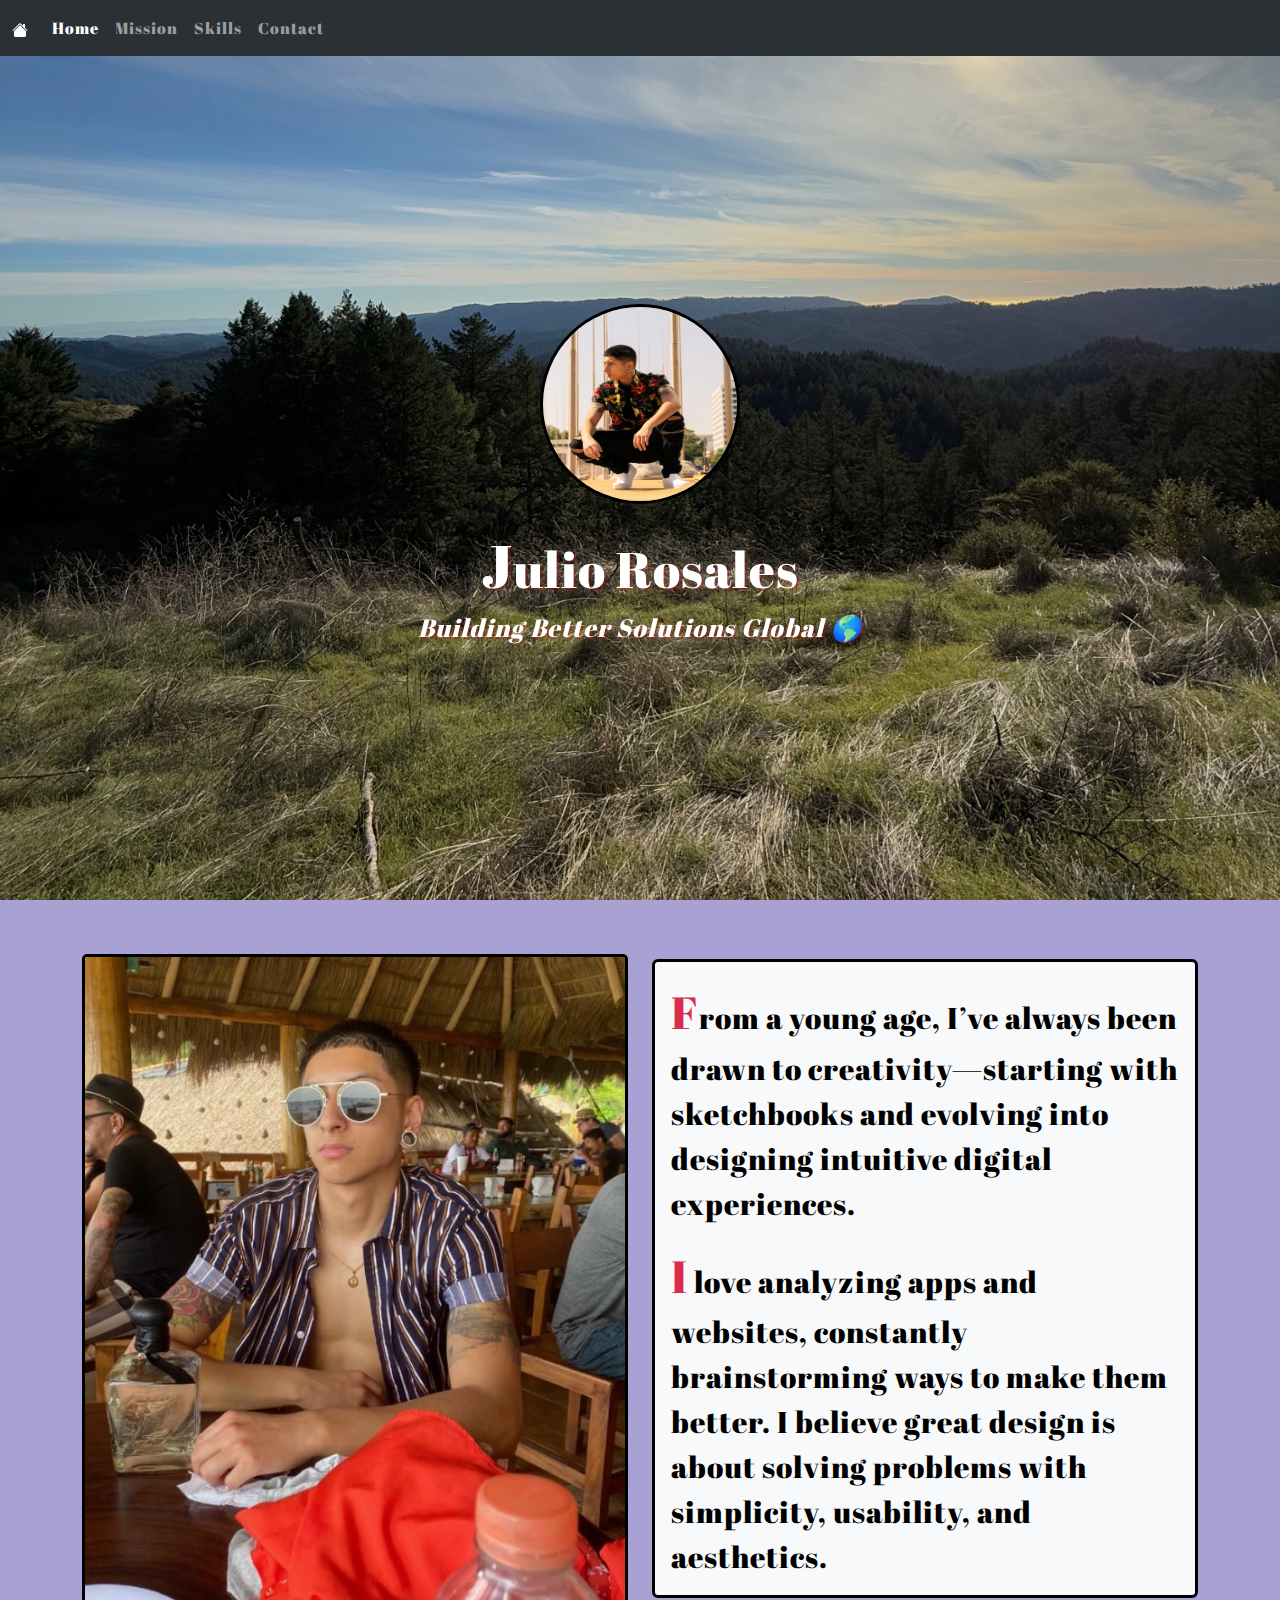
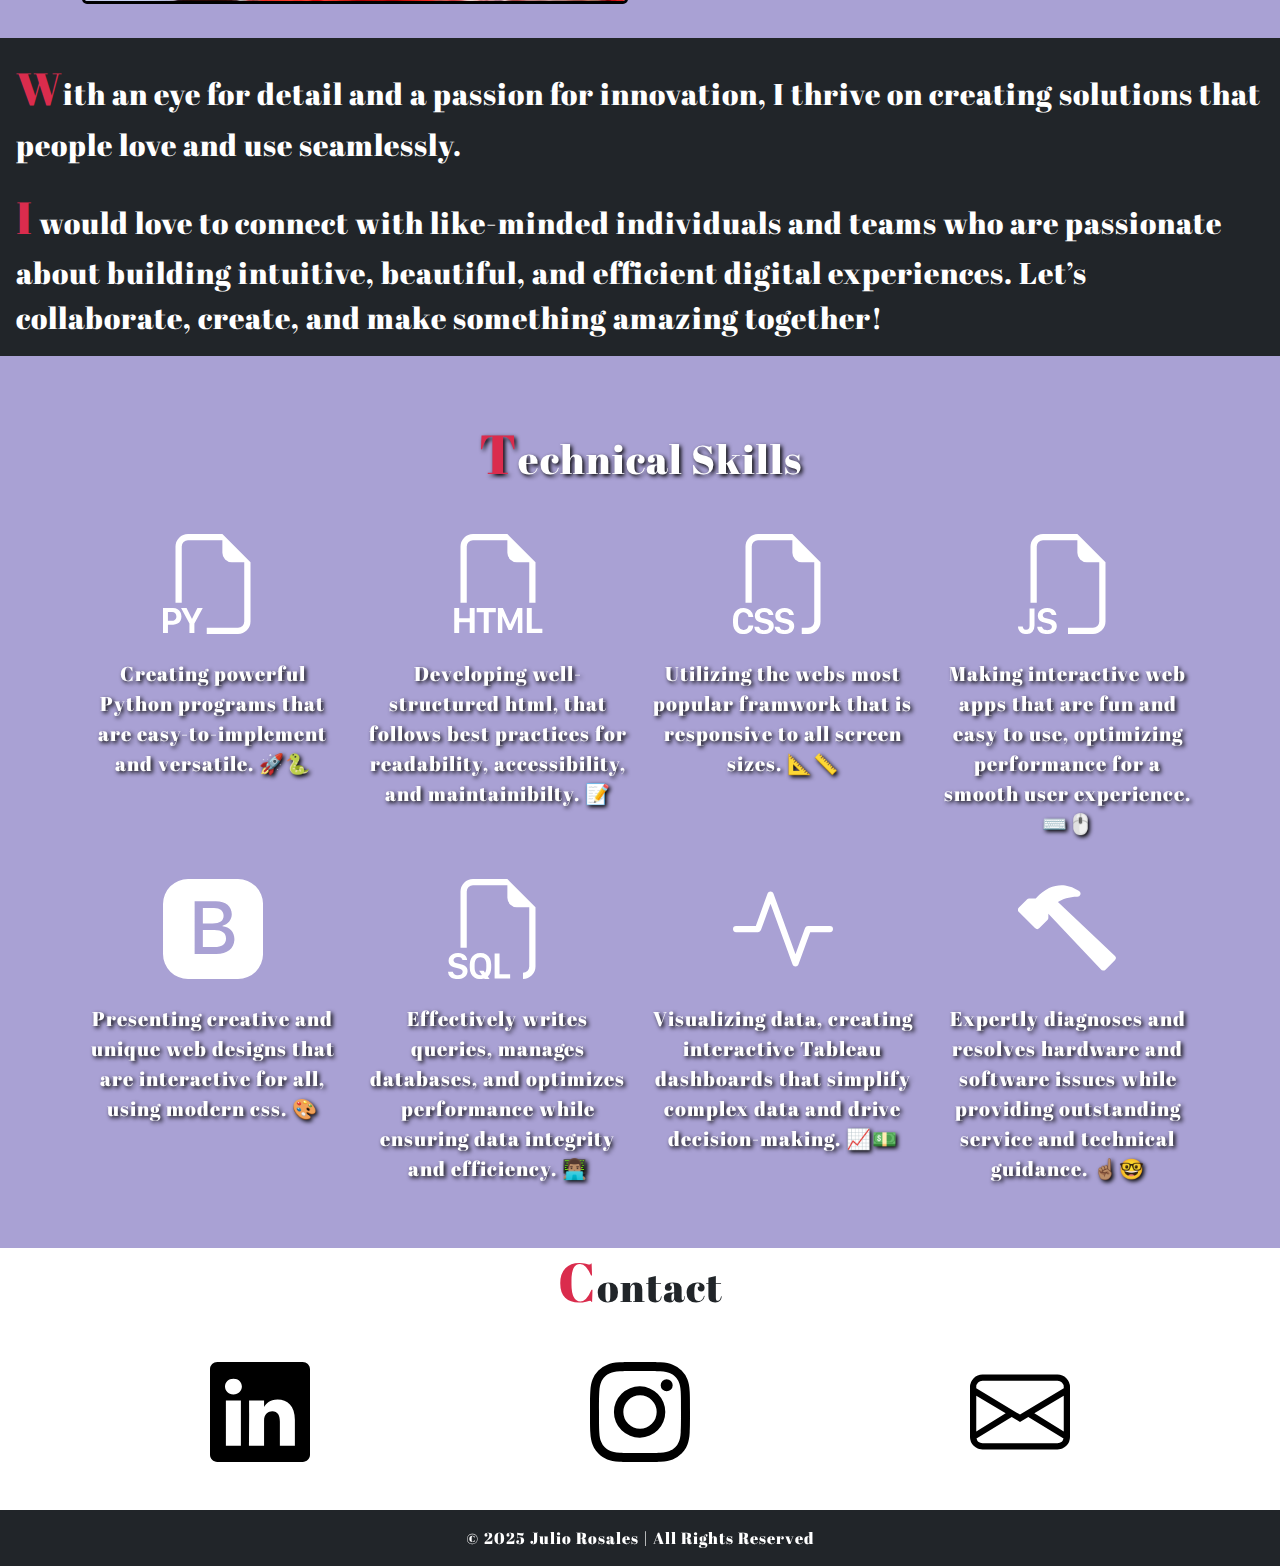
<file: index.html>
<!DOCTYPE html>
<html>
  <head>
    <meta charset="utf-8" />
    <meta name="viewport" content="width=device-width" />
    <meta name="milestone" content="Portfolio" />
    <title>J Ro Professional</title>
    <link rel="preconnect" href="https://fonts.googleapis.com" />
    <link rel="preconnect" href="https://fonts.gstatic.com" crossorigin />
    <link
      href="https://fonts.googleapis.com/css2?family=Abril+Fatface&family=Fjalla+One&display=swap"
      rel="stylesheet"
    />
    <link
      href="https://cdn.jsdelivr.net/npm/bootstrap@5.3.3/dist/css/bootstrap.min.css"
      rel="stylesheet"
      integrity="sha384-QWTKZyjpPEjISv5WaRU9OFeRpok6YctnYmDr5pNlyT2bRjXh0JMhjY6hW+ALEwIH"
      crossorigin="anonymous"
    />
    <link
      rel="stylesheet"
      href="https://cdn.jsdelivr.net/npm/bootstrap-icons@1.11.3/font/bootstrap-icons.min.css"
    />
    <link href="style.css" rel="stylesheet" type="text/css" />
  </head>

  <body>
    <!-- TODO: Paste Navbar code and customize links -->
    <div class="containe-fluid">
      <nav
        class="navbar navbar-expand-lg bg-body-tertiary sticky-top"
        data-bs-theme="dark"
      >
        <div class="container-fluid">
          <a class="navbar-brand" href="index.html"
            ><svg
              xmlns="http://www.w3.org/2000/svg"
              width="16"
              height="16"
              fill="currentColor"
              class="bi bi-house-fill"
              viewBox="0 0 16 16"
            >
              <path
                d="M8.707 1.5a1 1 0 0 0-1.414 0L.646 8.146a.5.5 0 0 0 .708.708L8 2.207l6.646 6.647a.5.5 0 0 0 .708-.708L13 5.793V2.5a.5.5 0 0 0-.5-.5h-1a.5.5 0 0 0-.5.5v1.293z"
              />
              <path
                d="m8 3.293 6 6V13.5a1.5 1.5 0 0 1-1.5 1.5h-9A1.5 1.5 0 0 1 2 13.5V9.293z"
              /></svg
          ></a>
          <button
            class="navbar-toggler"
            type="button"
            data-bs-toggle="collapse"
            data-bs-target="#navbarNavAltMarkup"
            aria-controls="navbarNavAltMarkup"
            aria-expanded="false"
            aria-label="Toggle navigation"
          >
            <span class="navbar-toggler-icon"></span>
          </button>
          <div class="collapse navbar-collapse" id="navbarNavAltMarkup">
            <div class="navbar-nav">
              <a class="nav-link active" aria-current="page" href="#">Home</a>
              <a class="nav-link" href="#mission-section">Mission</a>
              <a class="nav-link" href="#skills">Skills</a>
              <a class="nav-link" href="#contact-section">Contact</a>
            </div>
          </div>
        </div>
      </nav>

      <!-- Hero section -->
      <section id="hero-section">
        <div class="bground">
          <img src="hero.jpeg" alt="Photo of me" />
        </div>
        <div class="hero-round">
          <img src="pic-of-me.jpeg" alt="Photo of me" />
        </div>
        <div class="name">
          <h1>Julio Rosales</h1>
        </div>
        <div class="quote">
          <p>Building Better Solutions Global 🌎</p>
        </div>
      </section>

      <br />

      <!-- Mission/Meet-me section -->
      <section id="mission-section">
        <div class="container-fluid container-lg mt-2 mb-4">
          <div class="hero">
            <div class="row">
              <div
                class="col-md-6 d-flex align-items-center justify-content-center"
              >
                <img
                  src="miss-photo.jpeg"
                  alt="A photo of me!"
                  class="img-fluid"
                />
              </div>

              <div
                class="col-md-6 d-flex align-items-center justify-content-center"
              >
                <div
                  class="card text-bg-light mb-3 mt-3"
                  style="max-width: 100%"
                >
                  <div class="card-body">
                    <p class="card-text">
                      From a young age, I’ve always been drawn to
                      creativity—starting with sketchbooks and evolving into
                      designing intuitive digital experiences.
                    </p>
                    <p class="card-text">
                      I love analyzing apps and websites, constantly
                      brainstorming ways to make them better. I believe great
                      design is about solving problems with simplicity,
                      usability, and aesthetics.
                    </p>
                  </div>
                </div>
              </div>
            </div>
          </div>
        </div>
        <div class="container-fluid p-0">
          <div class="row g-0">
            <div class="col-12">
              <div class="card text-bg-dark mb-3 border-0 rounded-0">
                <div class="card-body">
                  <p class="card-text">
                    With an eye for detail and a passion for innovation, I
                    thrive on creating solutions that people love and use
                    seamlessly.
                  </p>
                  <p class="card-text">
                    I would love to connect with like-minded individuals and
                    teams who are passionate about building intuitive,
                    beautiful, and efficient digital experiences. Let’s
                    collaborate, create, and make something amazing together!
                  </p>
                </div>
              </div>
            </div>
          </div>
        </div>
      </section>

      <section id="skills">
        <div class="container my-5">
          <!--part one, getting the images to fit on all screen sizes-->
          <h1 class="text-center my-5">Technical Skills</h1>
          <div class="row text-center g-4">
            <!--added the g-4 to put space between imgs, gutter -g -->

            <div class="col-12 col-sm-6 col-lg-3">
              <svg
                xmlns="http://www.w3.org/2000/svg"
                width="100"
                height="100"
                fill="white"
                class="bi bi-filetype-py"
                viewBox="0 0 16 16"
              >
                <path
                  fill-rule="evenodd"
                  d="M14 4.5V14a2 2 0 0 1-2 2H7v-1h5a1 1 0 0 0 1-1V4.5h-2A1.5 1.5 0 0 1 9.5 3V1H4a1 1 0 0 0-1 1v9H2V2a2 2 0 0 1 2-2h5.5zM0 11.85h1.6q.434 0 .732.179.302.175.46.477t.158.677-.16.677q-.158.299-.464.474a1.45 1.45 0 0 1-.732.173H.79v1.342H0zm2.06 1.714a.8.8 0 0 0 .085-.381q0-.34-.185-.521-.185-.182-.513-.182H.788v1.406h.66a.8.8 0 0 0 .374-.082.57.57 0 0 0 .238-.24m2.963.75v1.535H4.23v-1.52L2.89 11.85h.876l.853 1.696h.032l.856-1.696h.855z"
                />
              </svg>
              <p>
                Creating powerful Python programs that are easy-to-implement and
                versatile. 🚀🐍
              </p>
            </div>
            <div class="col-12 col-sm-6 col-lg-3">
              <svg
                xmlns="http://www.w3.org/2000/svg"
                width="100"
                height="100"
                fill="white"
                class="bi bi-filetype-html"
                viewBox="0 0 16 16"
              >
                <path
                  fill-rule="evenodd"
                  d="M14 4.5V11h-1V4.5h-2A1.5 1.5 0 0 1 9.5 3V1H4a1 1 0 0 0-1 1v9H2V2a2 2 0 0 1 2-2h5.5zm-9.736 7.35v3.999h-.791v-1.714H1.79v1.714H1V11.85h.791v1.626h1.682V11.85h.79Zm2.251.662v3.337h-.794v-3.337H4.588v-.662h3.064v.662zm2.176 3.337v-2.66h.038l.952 2.159h.516l.946-2.16h.038v2.661h.715V11.85h-.8l-1.14 2.596H9.93L8.79 11.85h-.805v3.999zm4.71-.674h1.696v.674H12.61V11.85h.79v3.325Z"
                />
              </svg>
              <p>
                Developing well-structured html, that follows best practices for
                readability, accessibility, and maintainibilty. 📝
              </p>
            </div>
            <div class="col-12 col-sm-6 col-lg-3">
              <svg
                xmlns="http://www.w3.org/2000/svg"
                width="100"
                height="100"
                fill="white"
                class="bi bi-filetype-css"
                viewBox="0 0 16 16"
              >
                <path
                  fill-rule="evenodd"
                  d="M14 4.5V14a2 2 0 0 1-2 2h-1v-1h1a1 1 0 0 0 1-1V4.5h-2A1.5 1.5 0 0 1 9.5 3V1H4a1 1 0 0 0-1 1v9H2V2a2 2 0 0 1 2-2h5.5zM3.397 14.841a1.13 1.13 0 0 0 .401.823q.195.162.478.252.284.091.665.091.507 0 .859-.158.354-.158.539-.44.187-.284.187-.656 0-.336-.134-.56a1 1 0 0 0-.375-.357 2 2 0 0 0-.566-.21l-.621-.144a1 1 0 0 1-.404-.176.37.37 0 0 1-.144-.299q0-.234.185-.384.188-.152.512-.152.214 0 .37.068a.6.6 0 0 1 .246.181.56.56 0 0 1 .12.258h.75a1.1 1.1 0 0 0-.2-.566 1.2 1.2 0 0 0-.5-.41 1.8 1.8 0 0 0-.78-.152q-.439 0-.776.15-.337.149-.527.421-.19.273-.19.639 0 .302.122.524.124.223.352.367.228.143.539.213l.618.144q.31.073.463.193a.39.39 0 0 1 .152.326.5.5 0 0 1-.085.29.56.56 0 0 1-.255.193q-.167.07-.413.07-.175 0-.32-.04a.8.8 0 0 1-.248-.115.58.58 0 0 1-.255-.384zM.806 13.693q0-.373.102-.633a.87.87 0 0 1 .302-.399.8.8 0 0 1 .475-.137q.225 0 .398.097a.7.7 0 0 1 .272.26.85.85 0 0 1 .12.381h.765v-.072a1.33 1.33 0 0 0-.466-.964 1.4 1.4 0 0 0-.489-.272 1.8 1.8 0 0 0-.606-.097q-.534 0-.911.223-.375.222-.572.632-.195.41-.196.979v.498q0 .568.193.976.197.407.572.626.375.217.914.217.439 0 .785-.164t.55-.454a1.27 1.27 0 0 0 .226-.674v-.076h-.764a.8.8 0 0 1-.118.363.7.7 0 0 1-.272.25.9.9 0 0 1-.401.087.85.85 0 0 1-.478-.132.83.83 0 0 1-.299-.392 1.7 1.7 0 0 1-.102-.627zM6.78 15.29a1.2 1.2 0 0 1-.111-.449h.764a.58.58 0 0 0 .255.384q.106.073.25.114.142.041.319.041.245 0 .413-.07a.56.56 0 0 0 .255-.193.5.5 0 0 0 .085-.29.39.39 0 0 0-.153-.326q-.152-.12-.463-.193l-.618-.143a1.7 1.7 0 0 1-.539-.214 1 1 0 0 1-.351-.367 1.1 1.1 0 0 1-.123-.524q0-.366.19-.639.19-.272.527-.422t.777-.149q.456 0 .779.152.326.153.5.41.18.255.2.566h-.75a.56.56 0 0 0-.12-.258.6.6 0 0 0-.246-.181.9.9 0 0 0-.37-.068q-.324 0-.512.152a.47.47 0 0 0-.184.384q0 .18.143.3a1 1 0 0 0 .404.175l.621.143q.326.075.566.211t.375.358.135.56q0 .37-.188.656a1.2 1.2 0 0 1-.539.439q-.351.158-.858.158-.381 0-.665-.09a1.4 1.4 0 0 1-.478-.252 1.1 1.1 0 0 1-.29-.375"
                />
              </svg>
              <p>
                Utilizing the webs most popular framwork that is responsive to
                all screen sizes. 📐📏
              </p>
            </div>
            <div class="col-12 col-sm-6 col-lg-3">
              <svg
                xmlns="http://www.w3.org/2000/svg"
                width="100"
                height="100"
                fill="white"
                class="bi bi-filetype-js"
                viewBox="0 0 16 16"
              >
                <path
                  fill-rule="evenodd"
                  d="M14 4.5V14a2 2 0 0 1-2 2H8v-1h4a1 1 0 0 0 1-1V4.5h-2A1.5 1.5 0 0 1 9.5 3V1H4a1 1 0 0 0-1 1v9H2V2a2 2 0 0 1 2-2h5.5zM3.186 15.29a1.2 1.2 0 0 1-.111-.449h.765a.58.58 0 0 0 .255.384q.105.073.249.114.143.041.319.041.246 0 .413-.07a.56.56 0 0 0 .255-.193.5.5 0 0 0 .085-.29.39.39 0 0 0-.153-.326q-.151-.12-.462-.193l-.619-.143a1.7 1.7 0 0 1-.539-.214 1 1 0 0 1-.351-.367 1.1 1.1 0 0 1-.123-.524q0-.366.19-.639.19-.272.528-.422.336-.15.776-.149.457 0 .78.152.324.153.5.41.18.255.2.566h-.75a.56.56 0 0 0-.12-.258.6.6 0 0 0-.247-.181.9.9 0 0 0-.369-.068q-.325 0-.513.152a.47.47 0 0 0-.184.384q0 .18.143.3a1 1 0 0 0 .405.175l.62.143q.327.075.566.211.24.136.375.358t.135.56q0 .37-.188.656a1.2 1.2 0 0 1-.539.439q-.351.158-.858.158-.381 0-.665-.09a1.4 1.4 0 0 1-.478-.252 1.1 1.1 0 0 1-.29-.375m-3.104-.033A1.3 1.3 0 0 1 0 14.791h.765a.6.6 0 0 0 .073.27.5.5 0 0 0 .454.246q.285 0 .422-.164.138-.165.138-.466v-2.745h.79v2.725q0 .66-.357 1.005-.354.345-.984.345a1.6 1.6 0 0 1-.569-.094 1.15 1.15 0 0 1-.407-.266 1.1 1.1 0 0 1-.243-.39"
                />
              </svg>
              <p>
                Making interactive web apps that are fun and easy to use,
                optimizing performance for a smooth user experience. ⌨️🖱️
              </p>
            </div>
            <div class="col-12 col-sm-6 col-lg-3">
              <svg
                xmlns="http://www.w3.org/2000/svg"
                width="100"
                height="100"
                fill="white"
                class="bi bi-bootstrap-fill"
                viewBox="0 0 16 16"
              >
                <path
                  d="M6.375 7.125V4.658h1.78c.973 0 1.542.457 1.542 1.237 0 .802-.604 1.23-1.764 1.23zm0 3.762h1.898c1.184 0 1.81-.48 1.81-1.377 0-.885-.65-1.348-1.886-1.348H6.375z"
                />
                <path
                  d="M4.002 0a4 4 0 0 0-4 4v8a4 4 0 0 0 4 4h8a4 4 0 0 0 4-4V4a4 4 0 0 0-4-4zm1.06 12V3.545h3.399c1.587 0 2.543.809 2.543 2.11 0 .884-.65 1.675-1.483 1.816v.1c1.143.117 1.904.931 1.904 2.033 0 1.488-1.084 2.396-2.888 2.396z"
                />
              </svg>
              <p>
                Presenting creative and unique web designs that are interactive
                for all, using modern css. 🎨
              </p>
            </div>
            <div class="col-12 col-sm-6 col-lg-3">
              <svg
                xmlns="http://www.w3.org/2000/svg"
                width="100"
                height="100"
                fill="white"
                class="bi bi-filetype-sql"
                viewBox="0 0 16 16"
              >
                <path
                  fill-rule="evenodd"
                  d="M14 4.5V14a2 2 0 0 1-2 2v-1a1 1 0 0 0 1-1V4.5h-2A1.5 1.5 0 0 1 9.5 3V1H4a1 1 0 0 0-1 1v9H2V2a2 2 0 0 1 2-2h5.5zM0 14.841a1.13 1.13 0 0 0 .401.823q.194.162.478.252c.284.09.411.091.665.091q.507 0 .858-.158.355-.159.54-.44a1.17 1.17 0 0 0 .187-.656q0-.336-.135-.56a1 1 0 0 0-.375-.357 2 2 0 0 0-.565-.21l-.621-.144a1 1 0 0 1-.405-.176.37.37 0 0 1-.143-.299q0-.234.184-.384.187-.152.513-.152.214 0 .37.068a.6.6 0 0 1 .245.181.56.56 0 0 1 .12.258h.75a1.1 1.1 0 0 0-.199-.566 1.2 1.2 0 0 0-.5-.41 1.8 1.8 0 0 0-.78-.152q-.44 0-.776.15-.337.149-.528.421-.19.273-.19.639 0 .302.123.524t.351.367q.229.143.54.213l.618.144q.31.073.462.193a.39.39 0 0 1 .153.325q0 .165-.085.29A.56.56 0 0 1 2 15.31q-.167.07-.413.07-.176 0-.32-.04a.8.8 0 0 1-.248-.115.58.58 0 0 1-.255-.384zm6.878 1.489-.507-.739q.264-.243.401-.6.138-.358.138-.806v-.501q0-.556-.208-.967a1.5 1.5 0 0 0-.589-.636q-.383-.225-.917-.225-.527 0-.914.225-.384.223-.592.636a2.14 2.14 0 0 0-.205.967v.5q0 .554.205.965.208.41.592.636a1.8 1.8 0 0 0 .914.222 1.8 1.8 0 0 0 .6-.1l.294.422h.788ZM4.262 14.2v-.522q0-.369.114-.63a.9.9 0 0 1 .325-.398.9.9 0 0 1 .495-.138q.288 0 .495.138a.9.9 0 0 1 .325.398q.115.261.115.63v.522q0 .246-.053.445-.053.196-.155.34l-.106-.14-.105-.147h-.733l.451.65a.6.6 0 0 1-.251.047.87.87 0 0 1-.487-.147.9.9 0 0 1-.32-.404 1.7 1.7 0 0 1-.11-.644m3.986 1.057h1.696v.674H7.457v-3.999h.79z"
                />
              </svg>
              <p>
                Effectively writes queries, manages databases, and optimizes
                performance while ensuring data integrity and efficiency. 👨🏽‍💻
              </p>
            </div>
            <div class="col-12 col-sm-6 col-lg-3">
              <svg
                xmlns="http://www.w3.org/2000/svg"
                width="100"
                height="100"
                fill="white"
                class="bi bi-activity"
                viewBox="0 0 16 16"
              >
                <path
                  fill-rule="evenodd"
                  d="M6 2a.5.5 0 0 1 .47.33L10 12.036l1.53-4.208A.5.5 0 0 1 12 7.5h3.5a.5.5 0 0 1 0 1h-3.15l-1.88 5.17a.5.5 0 0 1-.94 0L6 3.964 4.47 8.171A.5.5 0 0 1 4 8.5H.5a.5.5 0 0 1 0-1h3.15l1.88-5.17A.5.5 0 0 1 6 2"
                />
              </svg>
              <p>
                Visualizing data, creating interactive Tableau dashboards that
                simplify complex data and drive decision-making. 📈💵
              </p>
            </div>
            <div class="col-12 col-sm-6 col-lg-3">
              <svg
                xmlns="http://www.w3.org/2000/svg"
                width="100"
                height="100"
                fill="white"
                class="bi bi-hammer"
                viewBox="0 0 16 16"
              >
                <path
                  d="M9.972 2.508a.5.5 0 0 0-.16-.556l-.178-.129a5 5 0 0 0-2.076-.783C6.215.862 4.504 1.229 2.84 3.133H1.786a.5.5 0 0 0-.354.147L.146 4.567a.5.5 0 0 0 0 .706l2.571 2.579a.5.5 0 0 0 .708 0l1.286-1.29a.5.5 0 0 0 .146-.353V5.57l8.387 8.873A.5.5 0 0 0 14 14.5l1.5-1.5a.5.5 0 0 0 .017-.689l-9.129-8.63c.747-.456 1.772-.839 3.112-.839a.5.5 0 0 0 .472-.334"
                />
              </svg>
              <p>
                Expertly diagnoses and resolves hardware and software issues
                while providing outstanding service and technical guidance. ☝🏽🤓
              </p>
            </div>
          </div>
        </div>
      </section>

      <!-- Contact Section -->
      <section id="contact-section">
        <div class="container mt-5">
          <h1 class="text-center my-5">Contact</h1>
          <div class="contact_icons">
            <div class="row justify-content-center text-center g-4">
              <!--added the g-4 to put space between imgs, gutter -g -->
              <div class="col-12 col-md-4">
                <svg
                  xmlns="http://www.w3.org/2000/svg"
                  width="100"
                  height="100"
                  fill="black"
                  class="bi bi-linkedin mb-5"
                  viewBox="0 0 16 16"
                >
                  <path
                    d="M0 1.146C0 .513.526 0 1.175 0h13.65C15.474 0 16 .513 16 1.146v13.708c0 .633-.526 1.146-1.175 1.146H1.175C.526 16 0 15.487 0 14.854zm4.943 12.248V6.169H2.542v7.225zm-1.2-8.212c.837 0 1.358-.554 1.358-1.248-.015-.709-.52-1.248-1.342-1.248S2.4 3.226 2.4 3.934c0 .694.521 1.248 1.327 1.248zm4.908 8.212V9.359c0-.216.016-.432.08-.586.173-.431.568-.878 1.232-.878.869 0 1.216.662 1.216 1.634v3.865h2.401V9.25c0-2.22-1.184-3.252-2.764-3.252-1.274 0-1.845.7-2.165 1.193v.025h-.016l.016-.025V6.169h-2.4c.03.678 0 7.225 0 7.225z"
                  />
                </svg>
              </div>
              <div class="col-12 col-md-4">
                <svg
                  xmlns="http://www.w3.org/2000/svg"
                  width="100"
                  height="100"
                  fill="black"
                  class="bi bi-instagram mb-5"
                  viewBox="0 0 16 16"
                >
                  <path
                    d="M8 0C5.829 0 5.556.01 4.703.048 3.85.088 3.269.222 2.76.42a3.9 3.9 0 0 0-1.417.923A3.9 3.9 0 0 0 .42 2.76C.222 3.268.087 3.85.048 4.7.01 5.555 0 5.827 0 8.001c0 2.172.01 2.444.048 3.297.04.852.174 1.433.372 1.942.205.526.478.972.923 1.417.444.445.89.719 1.416.923.51.198 1.09.333 1.942.372C5.555 15.99 5.827 16 8 16s2.444-.01 3.298-.048c.851-.04 1.434-.174 1.943-.372a3.9 3.9 0 0 0 1.416-.923c.445-.445.718-.891.923-1.417.197-.509.332-1.09.372-1.942C15.99 10.445 16 10.173 16 8s-.01-2.445-.048-3.299c-.04-.851-.175-1.433-.372-1.941a3.9 3.9 0 0 0-.923-1.417A3.9 3.9 0 0 0 13.24.42c-.51-.198-1.092-.333-1.943-.372C10.443.01 10.172 0 7.998 0zm-.717 1.442h.718c2.136 0 2.389.007 3.232.046.78.035 1.204.166 1.486.275.373.145.64.319.92.599s.453.546.598.92c.11.281.24.705.275 1.485.039.843.047 1.096.047 3.231s-.008 2.389-.047 3.232c-.035.78-.166 1.203-.275 1.485a2.5 2.5 0 0 1-.599.919c-.28.28-.546.453-.92.598-.28.11-.704.24-1.485.276-.843.038-1.096.047-3.232.047s-2.39-.009-3.233-.047c-.78-.036-1.203-.166-1.485-.276a2.5 2.5 0 0 1-.92-.598 2.5 2.5 0 0 1-.6-.92c-.109-.281-.24-.705-.275-1.485-.038-.843-.046-1.096-.046-3.233s.008-2.388.046-3.231c.036-.78.166-1.204.276-1.486.145-.373.319-.64.599-.92s.546-.453.92-.598c.282-.11.705-.24 1.485-.276.738-.034 1.024-.044 2.515-.045zm4.988 1.328a.96.96 0 1 0 0 1.92.96.96 0 0 0 0-1.92m-4.27 1.122a4.109 4.109 0 1 0 0 8.217 4.109 4.109 0 0 0 0-8.217m0 1.441a2.667 2.667 0 1 1 0 5.334 2.667 2.667 0 0 1 0-5.334"
                  />
                </svg>
              </div>
              <div class="col-12 col-md-4">
                <svg
                  xmlns="http://www.w3.org/2000/svg"
                  width="100"
                  height="100"
                  fill="black"
                  class="bi bi-envelope mb-5"
                  viewBox="0 0 16 16"
                >
                  <path
                    d="M0 4a2 2 0 0 1 2-2h12a2 2 0 0 1 2 2v8a2 2 0 0 1-2 2H2a2 2 0 0 1-2-2zm2-1a1 1 0 0 0-1 1v.217l7 4.2 7-4.2V4a1 1 0 0 0-1-1zm13 2.383-4.708 2.825L15 11.105zm-.034 6.876-5.64-3.471L8 9.583l-1.326-.795-5.64 3.47A1 1 0 0 0 2 13h12a1 1 0 0 0 .966-.741M1 11.105l4.708-2.897L1 5.383z"
                  />
                </svg>
              </div>
            </div>
          </div>
        </div>
      </section>

      <!-- Footer section -->
      <section id="footer-section">
        <footer class="bg-dark text-white text-center py-3">
          © 2025 Julio Rosales | All Rights Reserved
        </footer>
      </section>
    </div>

    <script
      src="https://cdn.jsdelivr.net/npm/bootstrap@5.3.3/dist/js/bootstrap.bundle.min.js"
      integrity="sha384-YvpcrYf0tY3lHB60NNkmXc5s9fDVZLESaAA55NDzOxhy9GkcIdslK1eN7N6jIeHz"
      crossorigin="anonymous"
    ></script>
  </body>
</html>
</file>
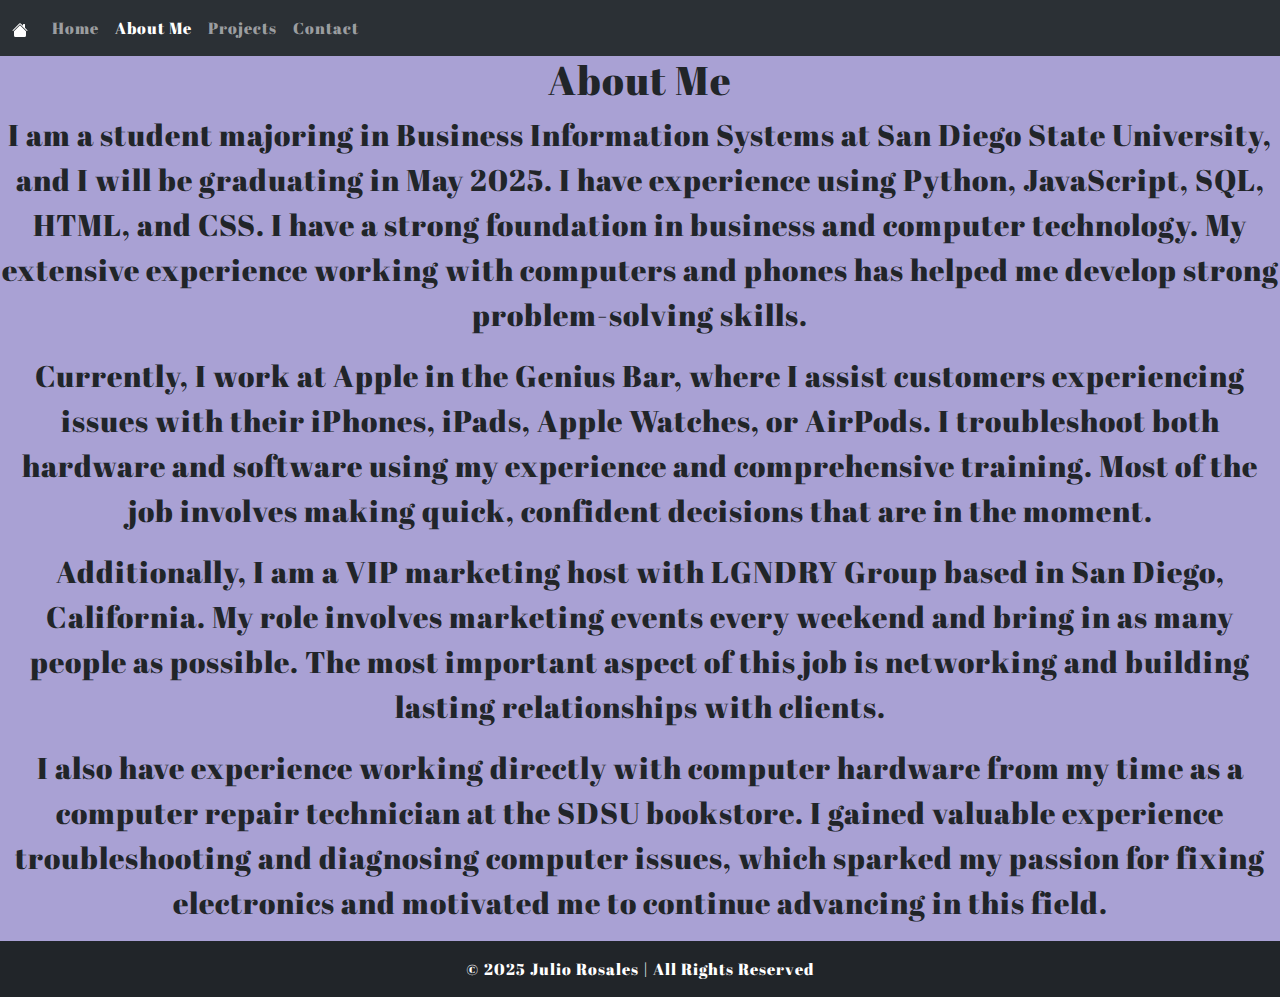
<file: about-me.html>
<!DOCTYPE html>
<html lang="en">
  <head>
    <meta charset="UTF-8" />
    <meta name="viewport" content="width=device-width, initial-scale=1.0" />
    <title>About Me</title>
    <link rel="preconnect" href="https://fonts.googleapis.com" />
    <link rel="preconnect" href="https://fonts.gstatic.com" crossorigin />
    <link
      href="https://fonts.googleapis.com/css2?family=Abril+Fatface&family=Fjalla+One&display=swap"
      rel="stylesheet"
    />
    <link
      href="https://cdn.jsdelivr.net/npm/bootstrap@5.3.3/dist/css/bootstrap.min.css"
      rel="stylesheet"
      integrity="sha384-QWTKZyjpPEjISv5WaRU9OFeRpok6YctnYmDr5pNlyT2bRjXh0JMhjY6hW+ALEwIH"
      crossorigin="anonymous"
    />
    <link
      rel="stylesheet"
      href="https://cdn.jsdelivr.net/npm/bootstrap-icons@1.11.3/font/bootstrap-icons.min.css"
    />
    <link href="style.css" rel="stylesheet" type="text/css" />
  </head>
  <body>
    <nav class="navbar navbar-expand-lg bg-body-tertiary" data-bs-theme="dark">
      <div class="container-fluid">
        <a class="navbar-brand" href="index.html"
          ><svg
            xmlns="http://www.w3.org/2000/svg"
            width="16"
            height="16"
            fill="currentColor"
            class="bi bi-house-fill"
            viewBox="0 0 16 16"
          >
            <path
              d="M8.707 1.5a1 1 0 0 0-1.414 0L.646 8.146a.5.5 0 0 0 .708.708L8 2.207l6.646 6.647a.5.5 0 0 0 .708-.708L13 5.793V2.5a.5.5 0 0 0-.5-.5h-1a.5.5 0 0 0-.5.5v1.293z"
            />
            <path
              d="m8 3.293 6 6V13.5a1.5 1.5 0 0 1-1.5 1.5h-9A1.5 1.5 0 0 1 2 13.5V9.293z"
            /></svg
        ></a>
        <button
          class="navbar-toggler"
          type="button"
          data-bs-toggle="collapse"
          data-bs-target="#navbarNavAltMarkup"
          aria-controls="navbarNavAltMarkup"
          aria-expanded="false"
          aria-label="Toggle navigation"
        >
          <span class="navbar-toggler-icon"></span>
        </button>
        <div class="collapse navbar-collapse" id="navbarNavAltMarkup">
          <div class="navbar-nav">
            <a class="nav-link" href="index.html">Home</a>
            <a class="nav-link active" aria-current="page" href="about-me.html"
              >About Me</a
            >
            <a class="nav-link" href="Projects.html">Projects</a>
            <a class="nav-link" href="#">Contact</a>
          </div>
        </div>
      </div>
    </nav>

    <h1>About Me</h1>
    <p>
      I am a student majoring in Business Information Systems at San Diego State
      University, and I will be graduating in May 2025. I have experience using
      Python, JavaScript, SQL, HTML, and CSS. I have a strong foundation in
      business and computer technology. My extensive experience working with
      computers and phones has helped me develop strong problem-solving skills.
    </p>
    <p>
      Currently, I work at Apple in the Genius Bar, where I assist customers
      experiencing issues with their iPhones, iPads, Apple Watches, or AirPods.
      I troubleshoot both hardware and software using my experience and
      comprehensive training. Most of the job involves making quick, confident
      decisions that are in the moment.
    </p>
    <p>
      Additionally, I am a VIP marketing host with LGNDRY Group based in San
      Diego, California. My role involves marketing events every weekend and
      bring in as many people as possible. The most important aspect of this job
      is networking and building lasting relationships with clients.
    </p>
    <p>
      I also have experience working directly with computer hardware from my
      time as a computer repair technician at the SDSU bookstore. I gained
      valuable experience troubleshooting and diagnosing computer issues, which
      sparked my passion for fixing electronics and motivated me to continue
      advancing in this field.
    </p>

    <section id="footer-section">
      <footer class="bg-dark text-white text-center py-3">
        © 2025 Julio Rosales | All Rights Reserved
      </footer>
    </section>

    <script
      src="https://cdn.jsdelivr.net/npm/bootstrap@5.3.3/dist/js/bootstrap.bundle.min.js"
      integrity="sha384-YvpcrYf0tY3lHB60NNkmXc5s9fDVZLESaAA55NDzOxhy9GkcIdslK1eN7N6jIeHz"
      crossorigin="anonymous"
    ></script>
  </body>
</html>
</file>
<file: style.css>
body {
  background-color: rgb(169, 161, 212);
  font-family: "Abril Fatface", serif;
  font-weight: 400;
  font-style: normal;
  letter-spacing: 1px;
}

.hero img {
  height: 650px;
  width: 100%;
  object-fit: cover;
  object-position: center;
  border-radius: 5px;
  border: solid 3px black;
}

.full-width {
  width: 100vw; /* Viewport width */
  margin-left: 0;
  margin-right: 0;
}

.bground img {
  position: fixed;
  top: 0;
  left: 0;
  width: 100%;
  height: 100vh;
  object-fit: cover; /* Ensures the image covers the whole viewport */
  z-index: -1; /* Sends it behind other content */
  filter: brightness(90%);
}
#hero-section {
  position: relative;
  /* background-image: url("hero.jpeg");*/
  min-height: 95vh;
  background-position: center;
  background-size: cover;
  background-attachment: fixed;
  text-shadow: 2px 2px rgba(200, 0, 0, 0.3);

  display: flex;
  flex-direction: column;
  justify-content: center;
  align-items: center;
}
.background-img {
}
.navbar {
  position: sticky;
}

.hero-round img {
  width: 200px;
  height: 200px;
  border-radius: 100px;
  margin-bottom: 25px;
  border: solid 3px black;
}

.name h1 {
  color: white;
  font-size: 50px;
}
.name h1::first-letter {
  font-size: 60px;
}

.name h1:: {
  font-size: 60px;
}
.quote p {
  color: white;
  font-size: 25px;
  font-style: italic;
}

h1 {
  text-align: center;
}

#mission-section h1::first-letter {
  color: #da2c4d;
  font-size: 55px;
  font-weight: 400;
}

.card {
  margin-top: 0; /* Remove margin at the top of the card */
  margin-bottom: 0;
  border: solid 3px black;
}

.mission img {
  background-position: center;
  background-size: cover;
  /*height: 600px;*/
}
.mission h1 {
  font-weight: 400;
}
.card-text {
  text-align: left;
}
.card-text::first-letter {
  color: #da2c4d;
  font-size: 45px;
  font-weight: 400;
}

p {
  font-size: 30px;
  text-align: center;
}

.container my-5p::first-letter {
  font-size: 55px;
  color: #da2c4d;
  font-weight: 400;
}

#skill-header {
  margin-top: 120px;
}

.headings {
}
.side {
  display: flex;
}

#skills p {
  font-size: 20px;
  padding-top: 25px;
  color: white;
  text-shadow: 2px 2px 4px black;
}
#skills p:hover {
  color: #da2c4d;
}
#skills h1 {
  color: white;
  text-shadow: 2px 2px 4px black;
}
#skills h1::first-letter {
  color: #da2c4d;
  font-size: 55px;
  font-weight: 400;
}

#skills svg:hover path {
  fill: #da2c4d;
}
#contact-section {
  background-color: white;
}
#contact-section h1::first-letter {
  color: #da2c4d;
  font-size: 55px;
  font-weight: 400;
}
.contact_icons svg:hover path {
  fill: blue;
}
</file>
